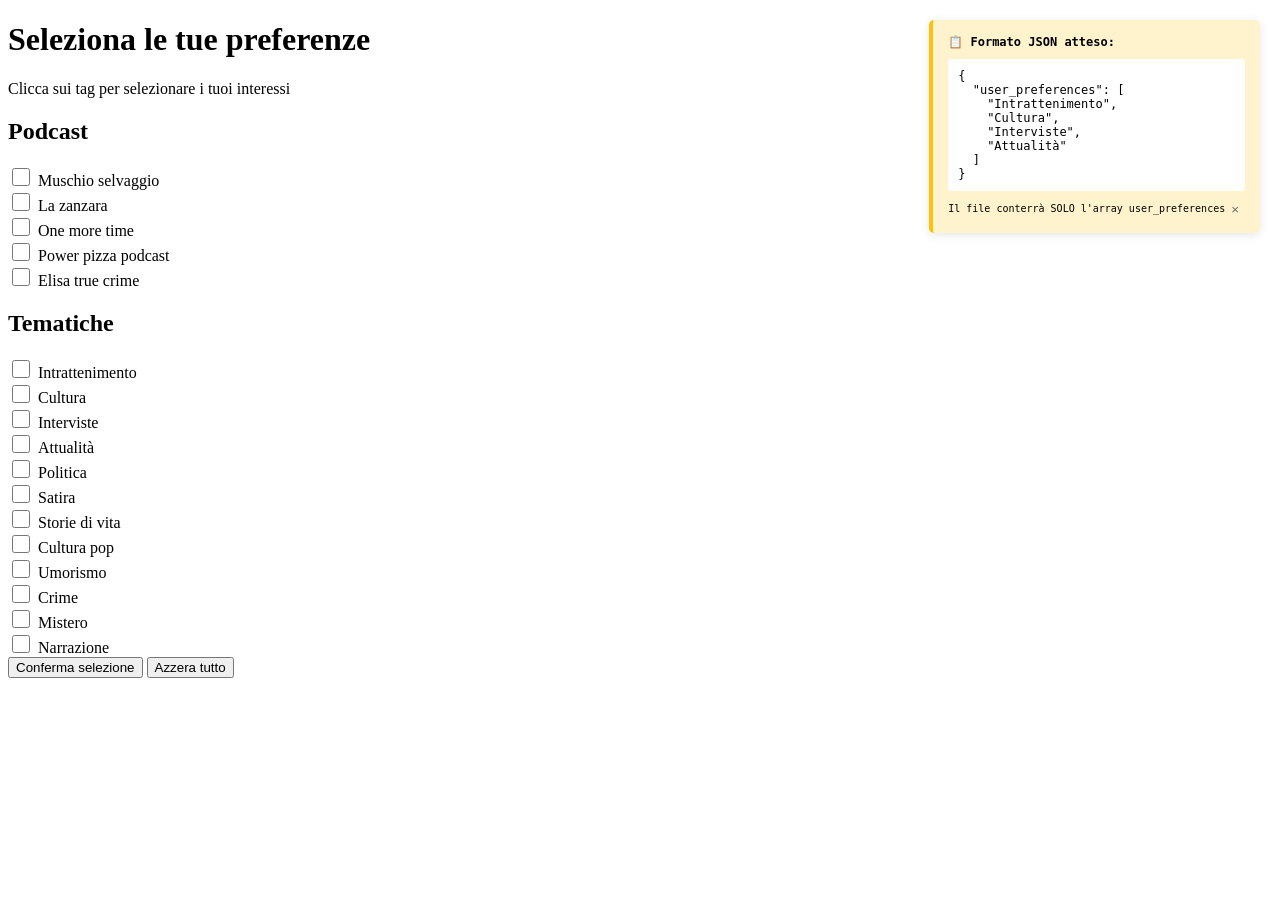
<file: index.html>
<!DOCTYPE html>
<html lang="it">

<head>
    <meta charset="UTF-8">
    <meta name="viewport" content="width=device-width, initial-scale=1.0">
    <title>Selettore Preferenze Podcast</title>
</head>

<body>
    <div class="container">
        <h1>Seleziona le tue preferenze</h1>
        <p class="subtitle">Clicca sui tag per selezionare i tuoi interessi</p>

        <div class="category">
            <h2 class="category-title">Podcast</h2>
            <div class="tags-grid" id="podcast">
                <div class="tag" data-category="podcast" data-value="muschio-selvaggio">Muschio selvaggio</div>
                <div class="tag" data-category="podcast" data-value="la-zanzara">La zanzara</div>
                <div class="tag" data-category="podcast" data-value="one-more-time">One more time</div>
                <div class="tag" data-category="podcast" data-value="power-pizza">Power pizza podcast</div>
                <div class="tag" data-category="podcast" data-value="elisa-true-crime">Elisa true crime</div>
            </div>
        </div>

        <div class="category">
            <h2 class="category-title">Tematiche</h2>
            <div class="tags-grid" id="tematiche">
                <div class="tag" data-category="tematiche" data-value="intrattenimento">Intrattenimento</div>
                <div class="tag" data-category="tematiche" data-value="cultura">Cultura</div>
                <div class="tag" data-category="tematiche" data-value="interviste">Interviste</div>
                <div class="tag" data-category="tematiche" data-value="attualita">Attualità</div>
                <div class="tag" data-category="tematiche" data-value="politica">Politica</div>
                <div class="tag" data-category="tematiche" data-value="satira">Satira</div>
                <div class="tag" data-category="tematiche" data-value="storie-vita">Storie di vita</div>
                <div class="tag" data-category="tematiche" data-value="cultura-pop">Cultura pop</div>
                <div class="tag" data-category="tematiche" data-value="umorismo">Umorismo</div>
                <div class="tag" data-category="tematiche" data-value="crime">Crime</div>
                <div class="tag" data-category="tematiche" data-value="mistero">Mistero</div>
                <div class="tag" data-category="tematiche" data-value="narrazione">Narrazione</div>
            </div>
        </div>

        <div class="actions">
            <button class="btn-submit" id="submitBtn">Conferma selezione</button>
            <button class="btn-reset" id="resetBtn">Azzera tutto</button>
        </div>

    <script src="script.js"></script>
</body>

</html>
</file>
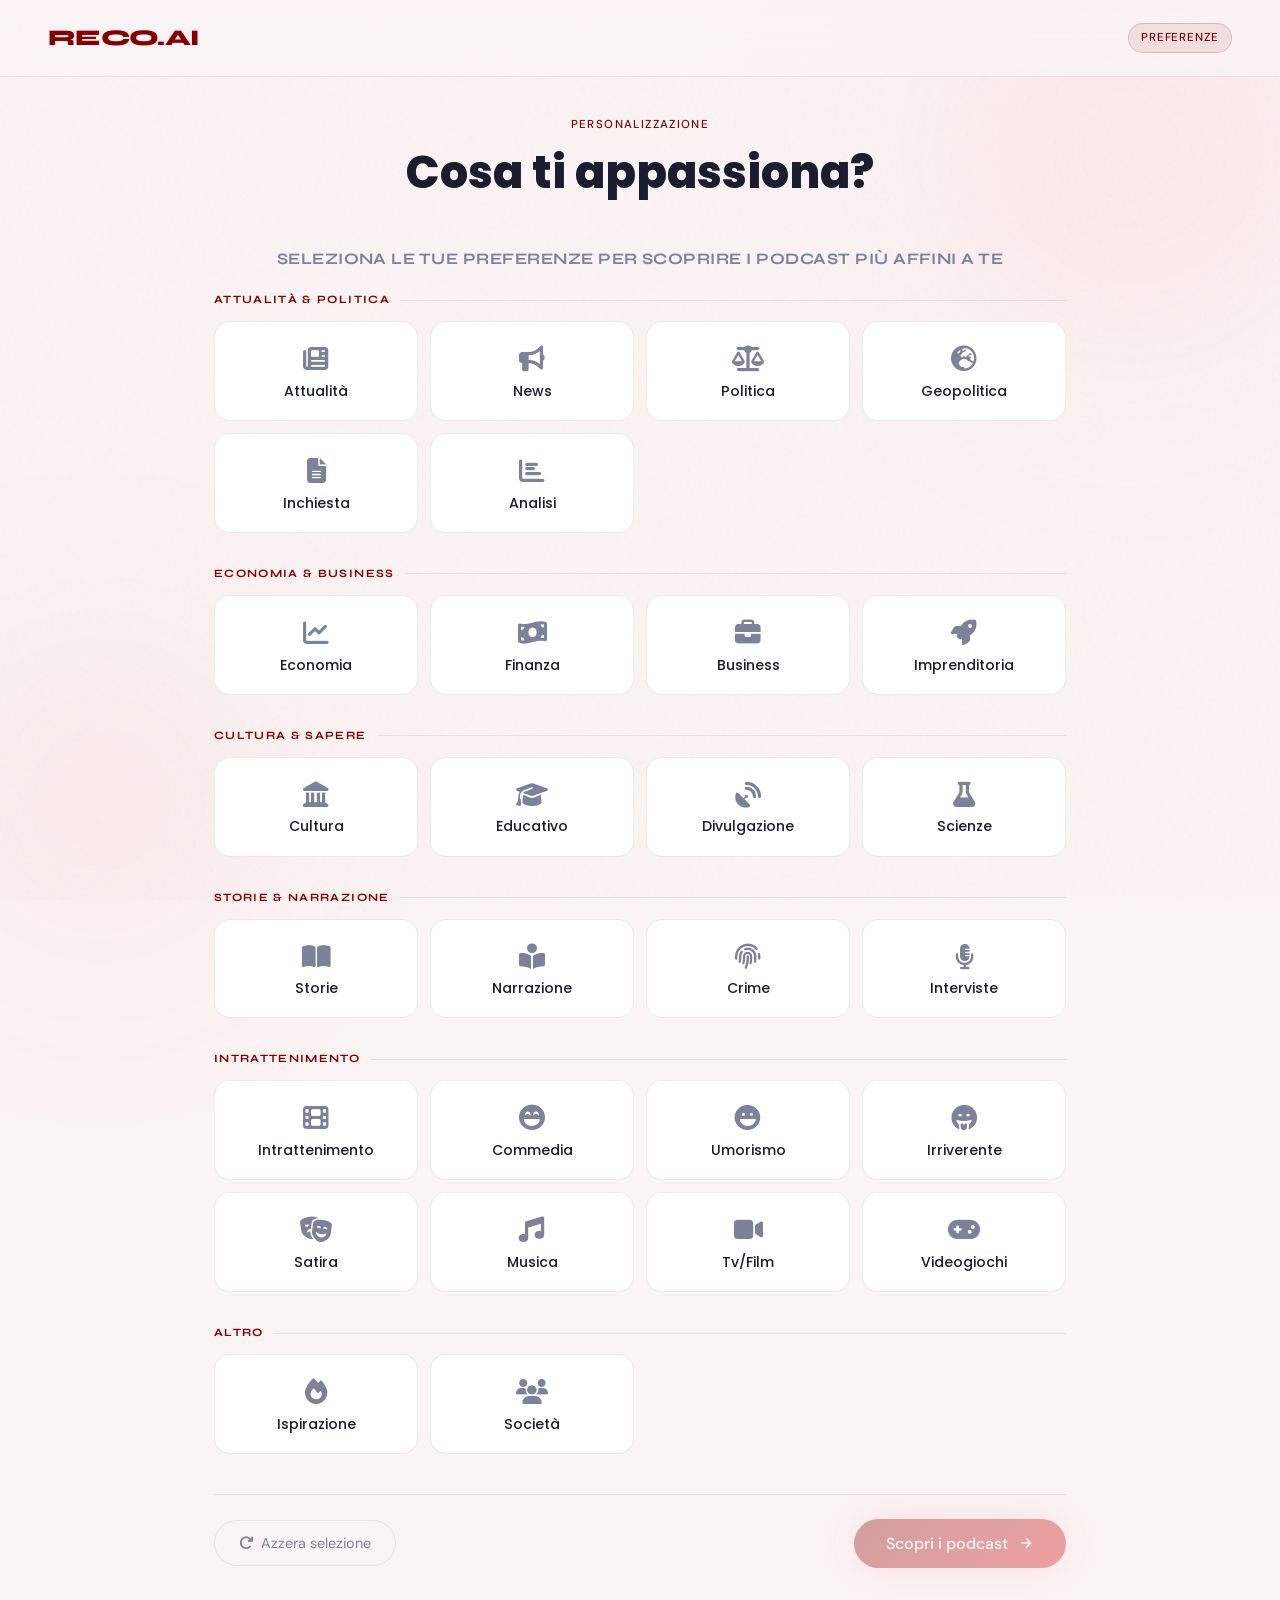
<file: frontend/preferenze/preferenze.html>
<!DOCTYPE html>
<html lang="it">
<head>
    <meta charset="UTF-8">
    <meta name="viewport" content="width=device-width, initial-scale=1.0">
    <link rel="icon" type="image/x-icon" href="../assets/logo/RECO.AI.ico">
    <title>RECO.AI • Seleziona le tue preferenze</title>
    <link rel="preconnect" href="https://fonts.googleapis.com">
    <link rel="preconnect" href="https://fonts.gstatic.com" crossorigin>
    <link href="https://fonts.googleapis.com/css2?family=Syne:wght@400;600;700;800&family=DM+Sans:wght@300;400;500&display=swap" rel="stylesheet">
    <link href="https://fonts.googleapis.com/css2?family=Poppins:ital,wght@0,100;0,200;0,300;0,400;0,500;0,600;0,700;0,800;0,900;1,100;1,200;1,300;1,400;1,500;1,600;1,700;1,800;1,900&display=swap" rel="stylesheet">
    <link rel="stylesheet" href="https://cdnjs.cloudflare.com/ajax/libs/font-awesome/6.4.0/css/all.min.css">
    <link rel="stylesheet" href="../css/style.css">
    <link rel="stylesheet" href="css/style_preferenze.css">
</head>
<body>
    <div class="orb orb-1"></div>
    <div class="orb orb-2"></div>
    <header>
        <a href="../index.html"><span class='logo-text'>RECO.AI</span></a>
        <span class="header-badge">PREFERENZE</span>
    </header>
    <main>
        <div class="page-header">
            <span class="page-label">Personalizzazione</span>
            <h1>Cosa ti appassiona?</h1>
        </div>
        <div class="category">
            <p class="category-title">Seleziona le tue preferenze per scoprire i podcast più affini a te</p>

            <!-- Attualità & Politica -->
            <div class="tag-group">
                <div class="tag-group-label">Attualità & Politica</div>
                <div class="tags-grid" id="tematicheGrid">
                    <div class="tag" data-value="attualita"><i class="fas fa-newspaper"></i><span>Attualità</span></div>
                    <div class="tag" data-value="news"><i class="fas fa-bullhorn"></i><span>News</span></div>
                    <div class="tag" data-value="politica"><i class="fas fa-balance-scale"></i><span>Politica</span></div>
                    <div class="tag" data-value="geopolitica"><i class="fas fa-globe-europe"></i><span>Geopolitica</span></div>
                    <div class="tag" data-value="inchiesta"><i class="fas fa-file-alt"></i><span>Inchiesta</span></div>
                    <div class="tag" data-value="analisi"><i class="fas fa-chart-bar"></i><span>Analisi</span></div>
                </div>
            </div>

            <!-- Economia & Business -->
            <div class="tag-group">
                <div class="tag-group-label">Economia & Business</div>
                <div class="tags-grid" >
                    <div class="tag" data-value="economia"><i class="fas fa-chart-line"></i><span>Economia</span></div>
                    <div class="tag" data-value="finanza"><i class="fas fa-money-bill-wave"></i><span>Finanza</span></div>
                    <div class="tag" data-value="business"><i class="fas fa-briefcase"></i><span>Business</span></div>
                    <div class="tag" data-value="imprenditoria"><i class="fas fa-rocket"></i><span>Imprenditoria</span></div>
                </div>
            </div>

            <!-- Cultura & Sapere -->
            <div class="tag-group">
                <div class="tag-group-label">Cultura & Sapere</div>
                <div class="tags-grid">
                    <div class="tag" data-value="cultura"><i class="fas fa-landmark"></i><span>Cultura</span></div>
                    <div class="tag" data-value="educativo"><i class="fas fa-graduation-cap"></i><span>Educativo</span></div>
                    <div class="tag" data-value="divulgazione"><i class="fas fa-satellite-dish"></i><span>Divulgazione</span></div>
                    <div class="tag" data-value="scienze"><i class="fas fa-flask"></i><span>Scienze</span></div>
                </div>
            </div>

            <!-- Storie & Narrazione -->
            <div class="tag-group">
                <div class="tag-group-label">Storie & Narrazione</div>
                <div class="tags-grid">
                    <div class="tag" data-value="storie"><i class="fas fa-book-open"></i><span>Storie</span></div>
                    <div class="tag" data-value="narrazione"><i class="fas fa-book-reader"></i><span>Narrazione</span></div>
                    <div class="tag" data-value="crime"><i class="fas fa-fingerprint"></i><span>Crime</span></div>
                    <div class="tag" data-value="interviste"><i class="fas fa-microphone-alt"></i><span>Interviste</span></div>
                </div>
            </div>

            <!-- Intrattenimento -->
            <div class="tag-group">
                <div class="tag-group-label">Intrattenimento</div>
                <div class="tags-grid">
                    <div class="tag" data-value="intrattenimento"><i class="fas fa-film"></i><span>Intrattenimento</span></div>
                    <div class="tag" data-value="commedia"><i class="fas fa-laugh-beam"></i><span>Commedia</span></div>
                    <div class="tag" data-value="umorismo"><i class="fas fa-laugh"></i><span>Umorismo</span></div>
                    <div class="tag" data-value="irriverente"><i class="fas fa-grin-tongue"></i><span>Irriverente</span></div>
                    <div class="tag" data-value="satira"><i class="fas fa-theater-masks"></i><span>Satira</span></div>
                    <div class="tag" data-value="musica"><i class="fas fa-music"></i><span>Musica</span></div>
                    <div class="tag" data-value="tv-film"><i class="fas fa-video"></i><span>Tv/Film</span></div>
                    <div class="tag" data-value="videogiochi"><i class="fas fa-gamepad"></i><span>Videogiochi</span></div>
                </div>
            </div>

            <!-- Altro -->
            <div class="tag-group">
                <div class="tag-group-label">Altro</div>
                <div class="tags-grid">
                    <div class="tag" data-value="ispirazione"><i class="fas fa-fire"></i><span>Ispirazione</span></div>
                    <div class="tag" data-value="societa"><i class="fas fa-users"></i><span>Società</span></div>
                </div>
            </div>

        </div>
        <div class="actions">
            <button class="btn-reset" id="resetBtn"><i class="fas fa-redo"></i> Azzera selezione</button>
            <button class="btn-submit" id="submitBtn">
                Scopri i podcast
                <svg width="16" height="16" fill="none" stroke="currentColor" stroke-width="2.5" viewBox="0 0 24 24"><path d="M5 12h14M12 5l7 7-7 7"/></svg>
            </button>
        </div>
    </main>
    <script src="js/script_preferenze.js"></script>
</body>
</html>
</file>
<file: frontend/css/style.css>
/* ============================================
   RECO.AI — Stili globali condivisi
   Contiene: variabili, reset, body, noise,
   orb base, header, modal, animazioni comuni
   ============================================ */

/* === VARIABILI === */
:root {
    --bg: #fbf4f4;
    --surface: #ffffff;
    --surface2: #f8eeee;
    --accent: #860000;
    --accent2: #d50000;
    --text: #1a1d2e;
    --muted: #7b8299;
    --border: rgba(0, 0, 0, 0.08);

    /* Mantenute per retrocompatibilità con script e stili dinamici */
    --accent-primary: #860000;
    --accent-secondary: #d50000;
    --text-primary: #1a1d2e;
    --text-secondary: #7b8299;
    --bg-card: #ffffff;
    --radius-md: 16px;
    --shadow-sm: 0 2px 8px rgba(0, 0, 0, 0.04);
    --shadow-md: 0 8px 30px rgba(0, 0, 0, 0.10);
    --shadow-lg: 0 20px 60px rgba(0, 0, 0, 0.14);
    --transition-fast: 0.2s ease;
    --transition-smooth: 0.4s cubic-bezier(0.25, 0.46, 0.45, 0.94);
}

/* === RESET === */
*, *::before, *::after {
    margin: 0;
    padding: 0;
    box-sizing: border-box;
}

/* === BODY === */
body {
    background: var(--bg);
    color: var(--text);
    font-family: 'DM Sans', sans-serif;
    min-height: 100vh;
    overflow-x: hidden;
    -webkit-font-smoothing: antialiased;
    -moz-osx-font-smoothing: grayscale;
    line-height: 1.6;
}

/* === NOISE TEXTURE OVERLAY === */
body::before {
    content: '';
    position: fixed;
    inset: 0;
    background-image: url("data:image/svg+xml,%3Csvg viewBox='0 0 256 256' xmlns='http://www.w3.org/2000/svg'%3E%3Cfilter id='noise'%3E%3CfeTurbulence type='fractalNoise' baseFrequency='0.9' numOctaves='4' stitchTiles='stitch'/%3E%3C/filter%3E%3Crect width='100%25' height='100%25' filter='url(%23noise)' opacity='0.04'/%3E%3C/svg%3E");
    pointer-events: none;
    z-index: 0;
}

a {
    text-decoration: none;
}

/* === ORB BASE (posizionamento specifico in ogni foglio pagina) === */
.orb {
    position: fixed;
    border-radius: 50%;
    filter: blur(120px);
    pointer-events: none;
    z-index: 0;
}

/* === HEADER CONDIVISO === */
header {
    position: fixed;
    top: 0; left: 0; right: 0;
    z-index: 100;
    padding: 20px 48px;
    display: flex;
    align-items: center;
    justify-content: space-between;
    border-bottom: 1px solid var(--border);
    backdrop-filter: blur(20px);
    -webkit-backdrop-filter: blur(20px);
    background: rgba(251, 244, 244, 0.85);
}

/* Logo testuale (fallback se immagine assente) */
.logo-text {
    font-family: 'Syne', sans-serif;
    font-weight: 800;
    font-size: 1.4rem;
    color: var(--accent);
    text-decoration: none;
    letter-spacing: -0.03em;
}

/* Header badge (usato in index) */
.header-badge {
    font-size: 0.72rem;
    font-weight: 500;
    color: var(--accent);
    background: rgba(134, 0, 0, 0.08);
    border: 1px solid rgba(134, 0, 0, 0.18);
    padding: 5px 12px;
    border-radius: 100px;
    letter-spacing: 0.08em;
    text-transform: uppercase;
}

/* === IMMAGINI === */
img {
    max-width: 100%;
    height: auto;
}



/* === ANIMAZIONI COMUNI === */
@keyframes fadeUp {
    from { opacity: 0; transform: translateY(20px); }
    to   { opacity: 1; transform: translateY(0); }
}

@keyframes modalFadeIn {
    from { opacity: 0; }
    to   { opacity: 1; }
}

@keyframes modalSlideUp {
    from { opacity: 0; transform: translateY(40px) scale(0.95); }
    to   { opacity: 1; transform: translateY(0) scale(1); }
}

/* === SCROLLBAR === */
::-webkit-scrollbar { width: 8px; }
::-webkit-scrollbar-track { background: var(--bg); }
::-webkit-scrollbar-thumb {
    background: linear-gradient(to bottom, var(--accent), var(--accent2));
    border-radius: 4px;
}
::-webkit-scrollbar-thumb:hover { opacity: 0.8; }

/* === RESPONSIVE BASE === */
@media (max-width: 600px) {
    header { padding: 16px 20px; }
    .modal-header, .modal-body { padding: 24px 20px; }
    .modal-title { font-size: 1.2rem; }
}
</file>
<file: frontend/preferenze/css/style_preferenze.css>
/* ============================================
   RECO.AI — Stili esclusivi pagina Preferenze
   Richiede: ../css/style.css (già linkato)
   Contiene: orb preferenze, layout main,
   page-header, tag-grid (card style),
   action-bar, bottoni
   ============================================ */

/* === ORB SPECIFICI PREFERENZE === */
.orb-1 {
    width: 500px; height: 500px;
    background: radial-gradient(circle, rgba(252, 92, 92, 0.15) 0%, transparent 70%);
    top: -100px; right: -100px;
}

.orb-2 {
    width: 400px; height: 400px;
    background: radial-gradient(circle, rgba(213, 0, 0, 0.10) 0%, transparent 70%);
    bottom: -100px; left: -100px;
}

/* === MAIN LAYOUT === */
main {
    position: relative;
    z-index: 1;
    min-height: 100vh;
    padding: 110px 24px 80px;
    max-width: 900px;
    margin: 0 auto;
}

/* === PAGE HEADER === */
.page-header {
    text-align: center;
    margin-bottom: 48px;
    opacity: 0;
    animation: fadeUp 0.6s ease forwards 0.1s;
}

.page-label {
    display: inline-block;
    font-size: 0.72rem;
    font-weight: 500;
    color: var(--accent);
    letter-spacing: 0.12em;
    text-transform: uppercase;
    margin-bottom: 14px;
}

h1 {
    font-family: 'Poppins', sans-serif;
    font-weight: 800;
    font-size: clamp(1.8rem, 4vw, 2.8rem);
    letter-spacing: 0em;
    line-height: 1.1;
    color: var(--text);
    margin-bottom: 10px;
}


.page-sub {
    color: var(--muted);
    font-size: 0.95rem;
    line-height: 1.6;
}

/* === TAGS GRID (rebranded da .tags-grid, usato con id="tematicheGrid") ===
   Il JS usa: #tematicheGrid, .tag, .tag.selected, data-value
   CSS mappa .tag al visual stile di "card" del nuovo design */
.tags-grid {
    display: grid;
    grid-template-columns: repeat(auto-fill, minmax(165px, 1fr));
    gap: 12px;
    margin-bottom: 48px;
    opacity: 0;
    animation: fadeUp 0.6s ease forwards 0.25s;
}

/* === SINGOLO TAG (vecchio selettore, nuovo stile card) === */
.tag {
    position: relative;
    padding: 24px 16px 20px;
    background: var(--surface);
    border: 1px solid var(--border);
    border-radius: 16px;
    cursor: pointer;
    text-align: center;
    transition: border-color 0.25s ease, transform 0.2s ease, background 0.25s ease;
    user-select: none;
    display: flex;
    flex-direction: column;
    align-items: center;
    gap: 8px;

    /* reset del ::before dal vecchio stile globale */
}

.tag::before {
    display: none;
}

.tag i {
    font-size: 1.6rem;
    color: var(--muted);
    transition: transform 0.2s ease, color 0.2s ease;
    margin-bottom: 2px;
}

.tag span {
    font-family: 'Poppins', sans-serif;
    font-weight: 500;
    font-size: 0.88rem;
    color: var(--text);
    line-height: 1.3;
}

.tag:hover {
    border-color: rgba(134, 0, 0, 0.35);
    background: var(--surface2);
    transform: translateY(-3px);
}

.tag:hover i {
    transform: scale(1.15);
    color: var(--accent);
}

.tag.selected {
    border-color: var(--accent);
    background: rgba(134, 0, 0, 0.08);
    transform: translateY(-2px);
    box-shadow: 0 0 0 1px var(--accent);
}

.tag.selected i {
    color: var(--accent);
}

.tag.selected span {
    color: var(--accent);
}

/* Checkmark selezione */
.tag.selected::after {
    content: '✓';
    position: absolute;
    top: 8px; right: 10px;
    font-size: 0.7rem;
    font-weight: 700;
    color: var(--accent);
}

/* === CATEGORY WRAPPER (mantiene la struttura del vecchio .category) === */
.category {
    background: transparent;
    border: none;
    box-shadow: none;
    padding: 0;
    margin-bottom: 0;
}

.category:hover {
    box-shadow: none;
    transform: none;
}

.category-title {
    font-family: 'Syne', sans-serif;
    font-weight: 700;
    font-size: 1rem;
    color: var(--muted);
    margin-bottom: 20px;
    display: flex;
    align-items: center;
    justify-content: center;
    gap: 8px;
    text-transform: uppercase;
    letter-spacing: 0.03em;
    opacity: 0;
    transform: translateY(16px);
    animation: fadeUp 0.6s ease forwards 0.35s;
}

.category-title::before {
    content: none;
}

/* === ACTION BAR (bottoni submit/reset) === */
.actions {
    display: flex;
    align-items: center;
    justify-content: space-between;
    gap: 16px;
    margin-top: 40px;
    padding-top: 24px;
    border-top: 1px solid var(--border);
    opacity: 0;
    animation: fadeUp 0.6s ease forwards 0.6s;
}

/* Bottone principale (submit) */
.btn-submit {
    display: inline-flex;
    align-items: center;
    gap: 10px;
    padding: 14px 32px;
    background: linear-gradient(135deg, var(--accent), var(--accent2));
    color: white;
    border-radius: 100px;
    font-family: 'DM Sans', sans-serif;
    font-weight: 500;
    font-size: 1rem;
    border: none;
    cursor: pointer;
    transition: transform 0.2s ease, box-shadow 0.2s ease, opacity 0.2s;
    box-shadow: 0 0 40px rgba(213, 0, 0, 0.25);
}

.btn-submit:hover {
    transform: translateY(-2px);
    box-shadow: 0 8px 50px rgba(213, 0, 0, 0.4);
}

.btn-submit:disabled,
.btn-submit.disabled {
    opacity: 0.35;
    pointer-events: none;
}

/* Bottone secondario (reset) */
.btn-reset {
    display: inline-flex;
    align-items: center;
    gap: 8px;
    padding: 13px 24px;
    background: transparent;
    color: var(--muted);
    border-radius: 100px;
    font-family: 'DM Sans', sans-serif;
    font-weight: 400;
    font-size: 0.9rem;
    border: 1px solid var(--border);
    cursor: pointer;
    transition: border-color 0.2s ease, color 0.2s ease;
}

.btn-reset:hover {
    border-color: rgba(134, 0, 0, 0.35);
    color: var(--text);
}

/* === NOTA INFORMATIVA === */
.info-note {
    text-align: center;
    margin-top: 20px;
    color: var(--muted);
    font-size: 0.85rem;
    opacity: 0;
    animation: fadeUp 0.5s ease forwards 0.5s;
}

/* === GRUPPI TAG === */
.tag-group {
    margin-bottom: 32px;
}

.tag-group-label {
    font-family: 'Syne', sans-serif;
    font-weight: 700;
    font-size: 0.7rem;
    text-transform: uppercase;
    letter-spacing: 0.12em;
    color: var(--accent);
    margin-bottom: 12px;
    display: flex;
    align-items: center;
    gap: 10px;
}

/* Linea orizzontale dopo il titolo del gruppo */
.tag-group-label::after {
    content: '';
    flex: 1;
    height: 1px;
    background: var(--border);
}

/* Disabilita l'animazione fadeUp sulle griglie interne ai gruppi
   (già gestita dal .category-title e dal .tags-grid principale) */
.tag-group .tags-grid {
    margin-bottom: 0;
    opacity: 1;
    animation: none;
}

/* === RESPONSIVE === */
@media (max-width: 768px) {
    main { padding: 100px 20px 60px; }
    .tags-grid { grid-template-columns: repeat(auto-fill, minmax(140px, 1fr)); }
}

@media (max-width: 600px) {
    .tags-grid { grid-template-columns: repeat(2, 1fr); gap: 10px; }
    .actions { flex-direction: column-reverse; gap: 12px; }
    .btn-submit, .btn-reset { width: 100%; justify-content: center; }
}

@media (max-width: 480px) {
    .tag { padding: 20px 12px 16px; }
    .tag i { font-size: 1.3rem; }
    .tag span { font-size: 0.82rem; }
}
</file>
